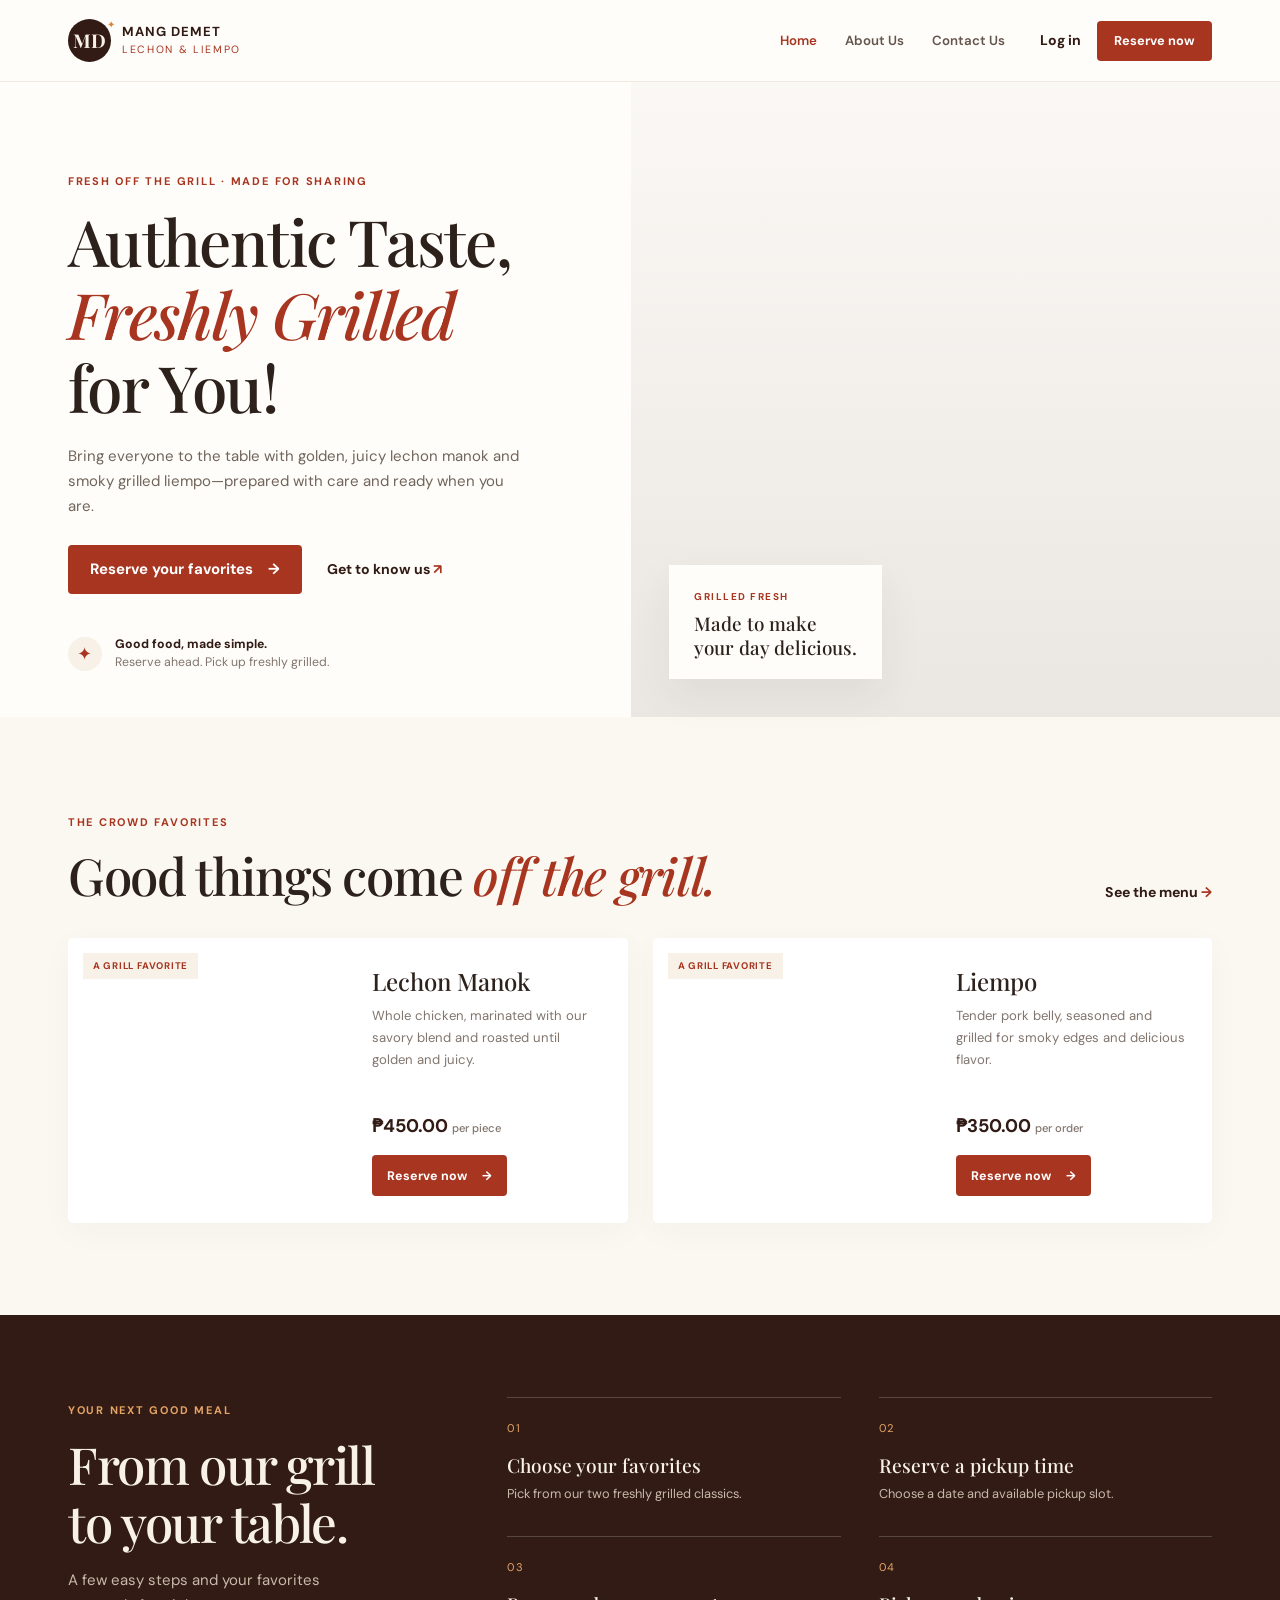
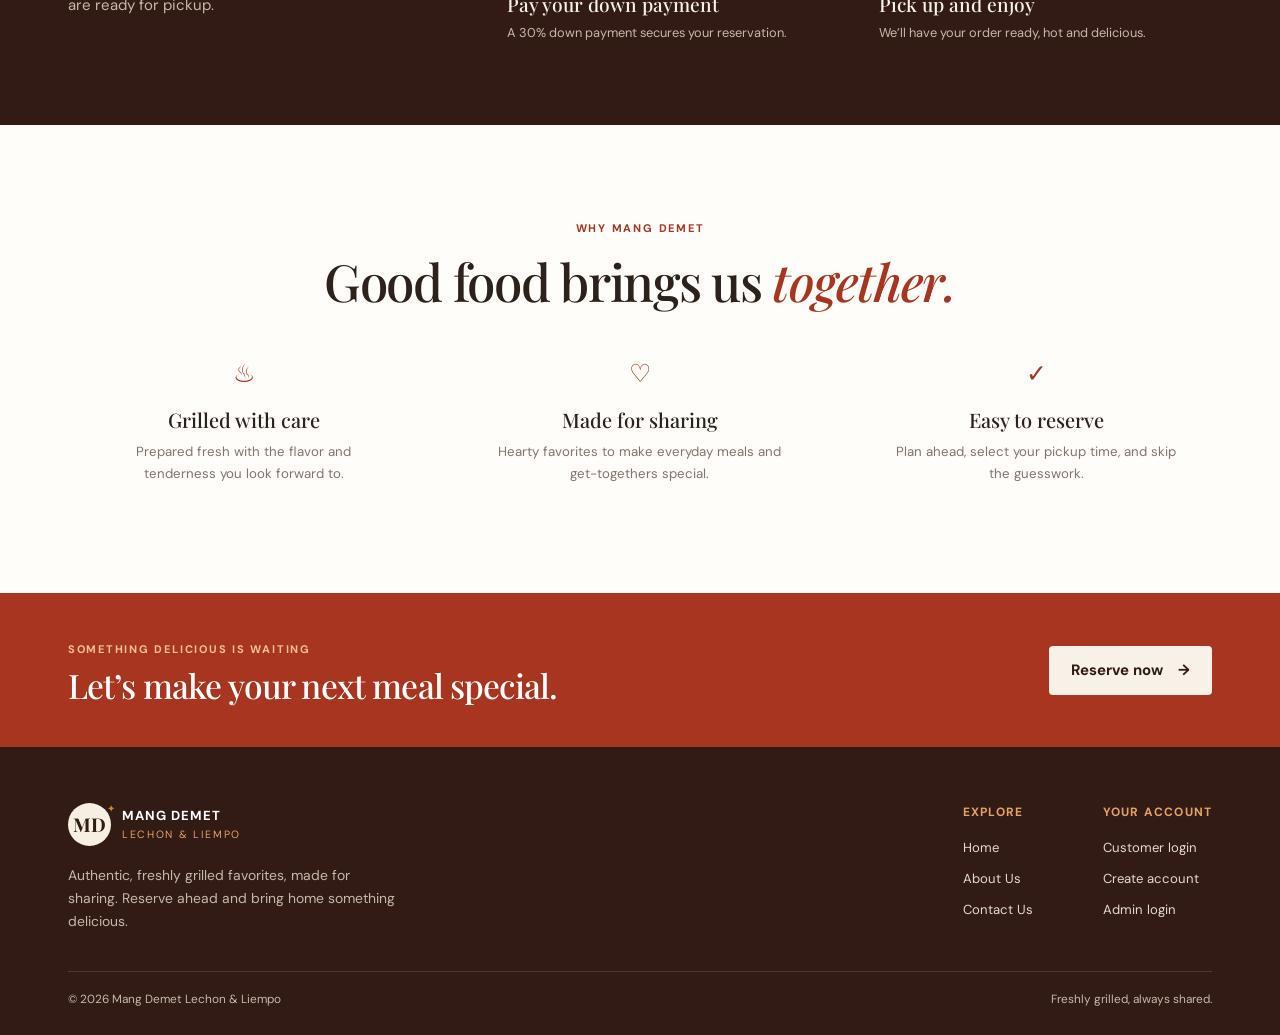
<file: index.html>
<!doctype html>
<html lang="en">
<head>
  <meta charset="utf-8">
  <meta name="viewport" content="width=device-width, initial-scale=1">
  <meta name="theme-color" content="#311b14">
  <meta name="description" content="Freshly grilled Mang Demet Lechon Manok and Liempo. Reserve ahead and pick up hot.">
  <title>Mang Demet Lechon &amp; Liempo | Freshly Grilled Favorites</title>
  <link rel="stylesheet" href="assets/style.css">
</head>
<body data-page="home">
  <div id="site-header"></div>
  <main>
    <section class="hero">
      <div class="hero-copy">
        <span class="eyebrow">FRESH OFF THE GRILL · MADE FOR SHARING</span>
        <h1>Authentic Taste,<br><em>Freshly Grilled</em><br>for You!</h1>
        <p>Bring everyone to the table with golden, juicy lechon manok and smoky grilled liempo—prepared with care and ready when you are.</p>
        <div class="hero-actions"><a class="button button-primary" href="customer/dashboard.html#shop" data-reserve-link>Reserve your favorites <span aria-hidden="true">→</span></a><a class="text-link" href="about.html">Get to know us <span aria-hidden="true">↗</span></a></div>
        <div class="hero-note"><span class="note-icon">✦</span><span><strong>Good food, made simple.</strong><br>Reserve ahead. Pick up freshly grilled.</span></div>
      </div>
      <div class="hero-photo" role="img" aria-label="Golden roasted chicken fresh from the grill"><div class="photo-tag"><span>GRILLED FRESH</span><strong>Made to make<br>your day delicious.</strong></div></div>
    </section>
    <section class="section products-section" id="favorites">
      <div class="section-heading"><div><span class="eyebrow">THE CROWD FAVORITES</span><h2>Good things come <em>off the grill.</em></h2></div><a class="text-link" href="customer/dashboard.html#shop" data-reserve-link>See the menu <span aria-hidden="true">→</span></a></div>
      <div class="product-grid" id="featured-products"></div>
    </section>
    <section class="how-section">
      <div class="how-intro"><span class="eyebrow">YOUR NEXT GOOD MEAL</span><h2>From our grill<br>to your table.</h2><p>A few easy steps and your favorites are ready for pickup.</p></div>
      <ol class="steps"><li><span>01</span><h3>Choose your favorites</h3><p>Pick from our two freshly grilled classics.</p></li><li><span>02</span><h3>Reserve a pickup time</h3><p>Choose a date and available pickup slot.</p></li><li><span>03</span><h3>Pay your down payment</h3><p>A 30% down payment secures your reservation.</p></li><li><span>04</span><h3>Pick up and enjoy</h3><p>We’ll have your order ready, hot and delicious.</p></li></ol>
    </section>
    <section class="promise section"><span class="eyebrow">WHY MANG DEMET</span><h2>Good food brings us <em>together.</em></h2><div class="promise-grid"><article><span class="promise-icon">♨</span><h3>Grilled with care</h3><p>Prepared fresh with the flavor and tenderness you look forward to.</p></article><article><span class="promise-icon">♡</span><h3>Made for sharing</h3><p>Hearty favorites to make everyday meals and get-togethers special.</p></article><article><span class="promise-icon">✓</span><h3>Easy to reserve</h3><p>Plan ahead, select your pickup time, and skip the guesswork.</p></article></div></section>
    <section class="cta-band"><div><span class="eyebrow">SOMETHING DELICIOUS IS WAITING</span><h2>Let’s make your next meal special.</h2></div><a class="button button-light" href="customer/dashboard.html#shop" data-reserve-link>Reserve now <span aria-hidden="true">→</span></a></section>
  </main>
  <div id="site-footer"></div>
  <script src="assets/app.js" defer></script>
</body>
</html>
</file>
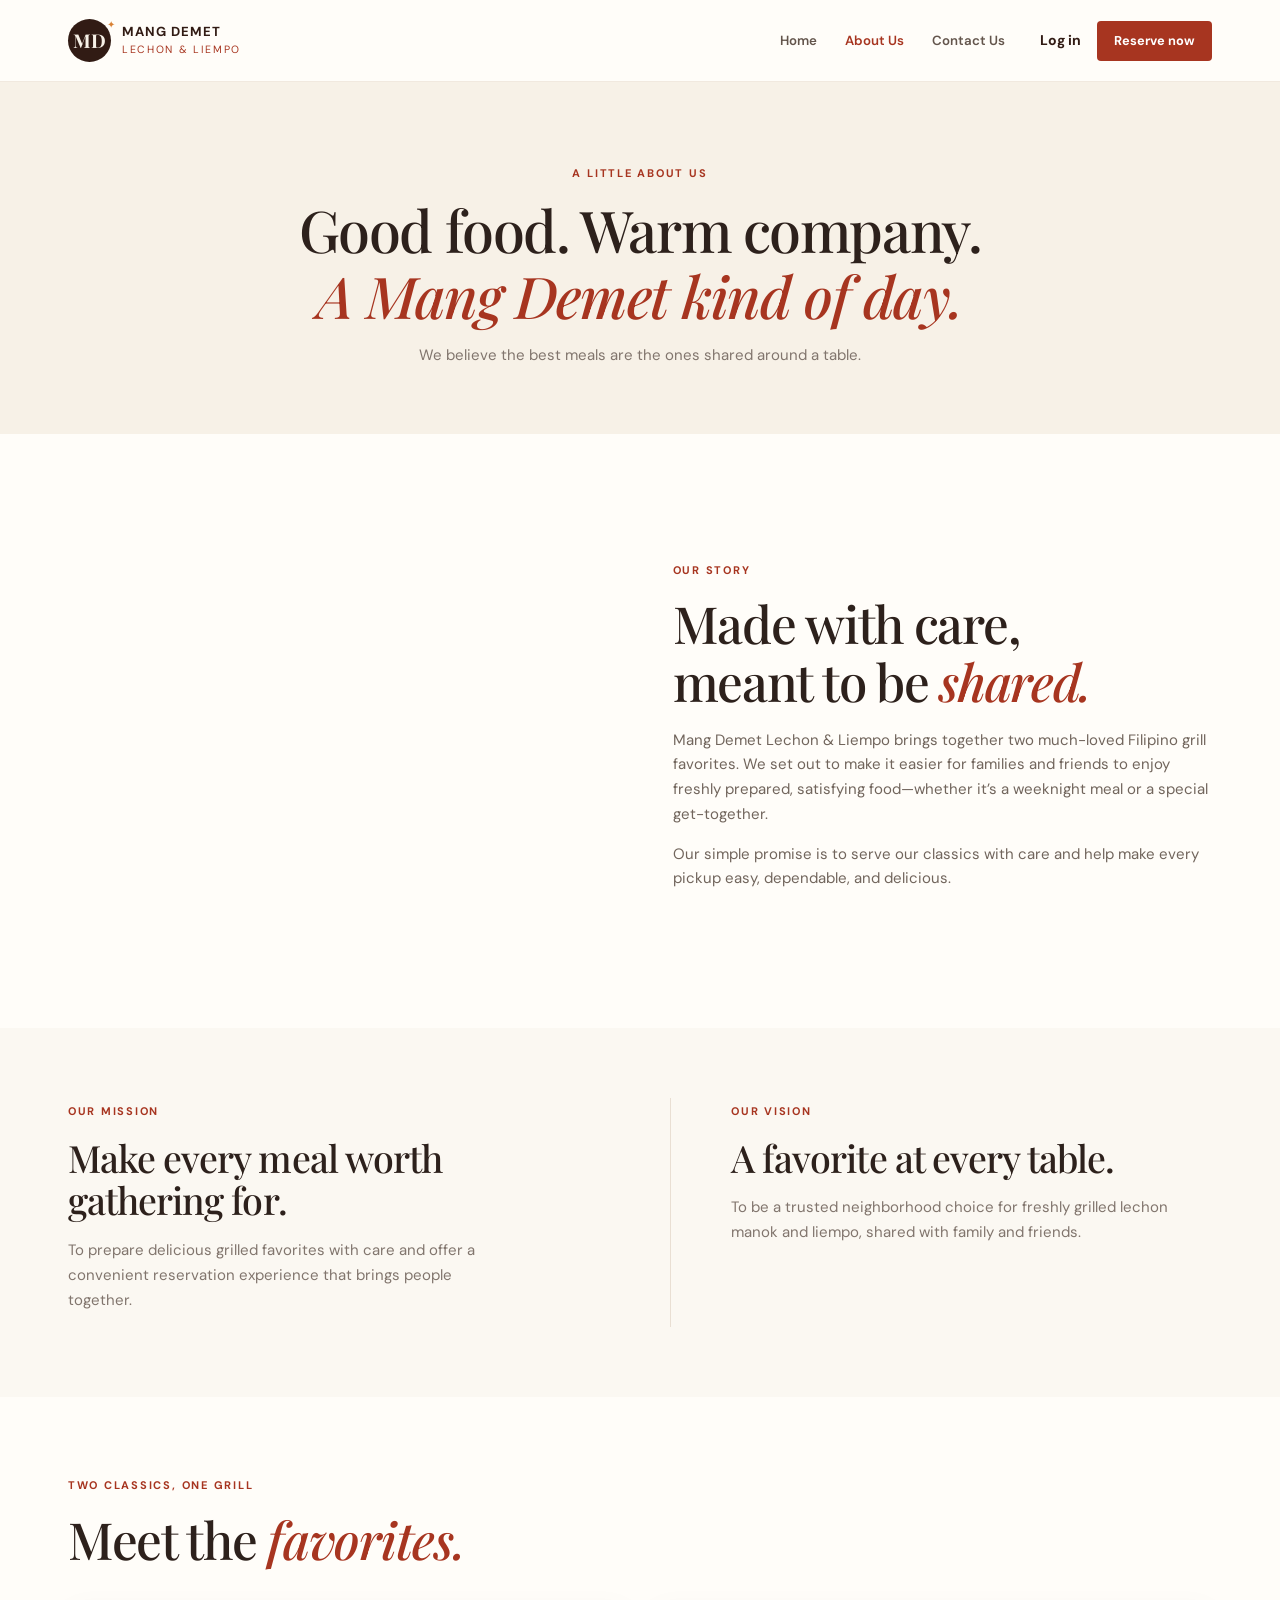
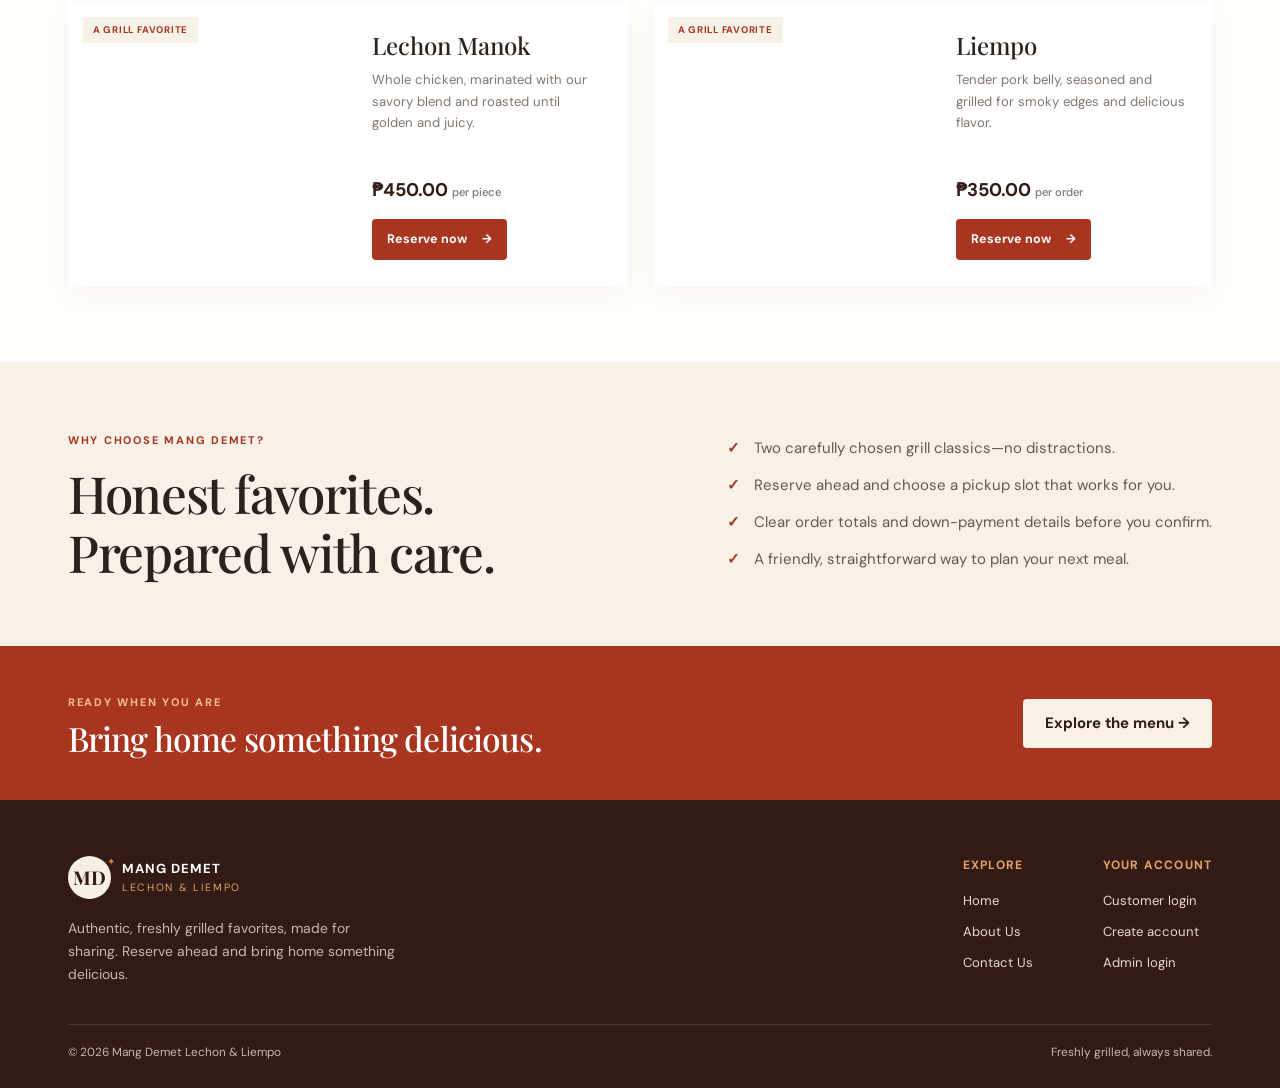
<file: about.html>
<!doctype html>
<html lang="en"><head><meta charset="utf-8"><meta name="viewport" content="width=device-width, initial-scale=1"><meta name="description" content="Learn the story, mission, and grilled favorites of Mang Demet Lechon & Liempo."><title>About Us | Mang Demet Lechon &amp; Liempo</title><link rel="stylesheet" href="assets/style.css"></head>
<body data-page="about"><div id="site-header"></div><main>
  <section class="page-hero"><span class="eyebrow">A LITTLE ABOUT US</span><h1>Good food. Warm company.<br><em>A Mang Demet kind of day.</em></h1><p>We believe the best meals are the ones shared around a table.</p></section>
  <section class="story section"><div class="story-photo" role="img" aria-label="Freshly grilled lechon manok and liempo"></div><div class="story-copy"><span class="eyebrow">OUR STORY</span><h2>Made with care,<br>meant to be <em>shared.</em></h2><p>Mang Demet Lechon &amp; Liempo brings together two much-loved Filipino grill favorites. We set out to make it easier for families and friends to enjoy freshly prepared, satisfying food—whether it’s a weeknight meal or a special get-together.</p><p>Our simple promise is to serve our classics with care and help make every pickup easy, dependable, and delicious.</p></div></section>
  <section class="mission-section"><article><span class="eyebrow">OUR MISSION</span><h2>Make every meal worth gathering for.</h2><p>To prepare delicious grilled favorites with care and offer a convenient reservation experience that brings people together.</p></article><article><span class="eyebrow">OUR VISION</span><h2>A favorite at every table.</h2><p>To be a trusted neighborhood choice for freshly grilled lechon manok and liempo, shared with family and friends.</p></article></section>
  <section class="section about-menu"><div class="section-heading"><div><span class="eyebrow">TWO CLASSICS, ONE GRILL</span><h2>Meet the <em>favorites.</em></h2></div></div><div class="product-grid" id="featured-products"></div></section>
  <section class="about-why"><div><span class="eyebrow">WHY CHOOSE MANG DEMET?</span><h2>Honest favorites.<br>Prepared with care.</h2></div><ul><li>Two carefully chosen grill classics—no distractions.</li><li>Reserve ahead and choose a pickup slot that works for you.</li><li>Clear order totals and down-payment details before you confirm.</li><li>A friendly, straightforward way to plan your next meal.</li></ul></section>
  <section class="cta-band"><div><span class="eyebrow">READY WHEN YOU ARE</span><h2>Bring home something delicious.</h2></div><a class="button button-light" href="customer/dashboard.html#shop" data-reserve-link>Explore the menu →</a></section>
</main><div id="site-footer"></div><script src="assets/app.js" defer></script></body></html>
</file>
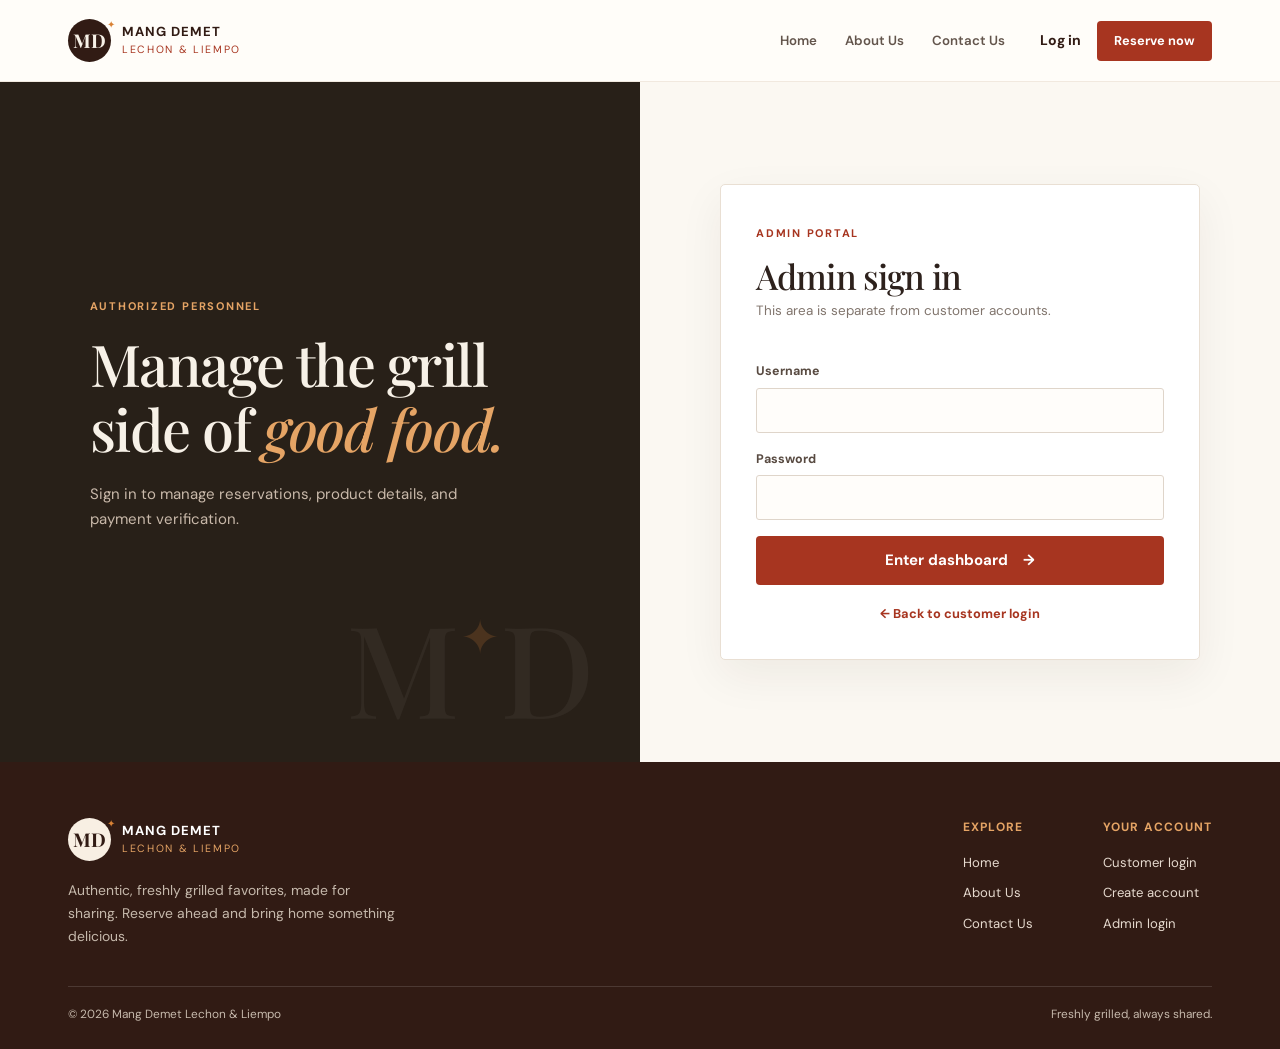
<file: admin-login.html>
<!doctype html>
<html lang="en"><head><meta charset="utf-8"><meta name="viewport" content="width=device-width, initial-scale=1"><title>Admin Login | Mang Demet Lechon &amp; Liempo</title><link rel="stylesheet" href="assets/style.css"></head>
<body data-page="admin-login"><div id="site-header"></div><main class="auth-main"><section class="auth-aside admin-aside"><span class="eyebrow">AUTHORIZED PERSONNEL</span><h1>Manage the grill side of <em>good food.</em></h1><p>Sign in to manage reservations, product details, and payment verification.</p><div class="auth-aside-mark">M<span>✦</span>D</div></section><section class="auth-content"><form class="form-card auth-card" id="admin-login-form" novalidate><span class="eyebrow">ADMIN PORTAL</span><h2>Admin sign in</h2><p class="muted">This area is separate from customer accounts.</p><div class="form-errors" id="admin-login-errors" aria-live="polite"></div><label>Username<input name="username" autocomplete="username" required></label><label>Password<input name="password" type="password" autocomplete="current-password" required></label><button class="button button-primary button-wide" type="submit">Enter dashboard <span aria-hidden="true">→</span></button><p class="auth-switch"><a href="login.html">← Back to customer login</a></p></form></section></main><div id="site-footer"></div><script src="assets/app.js" defer></script></body></html>
</file>
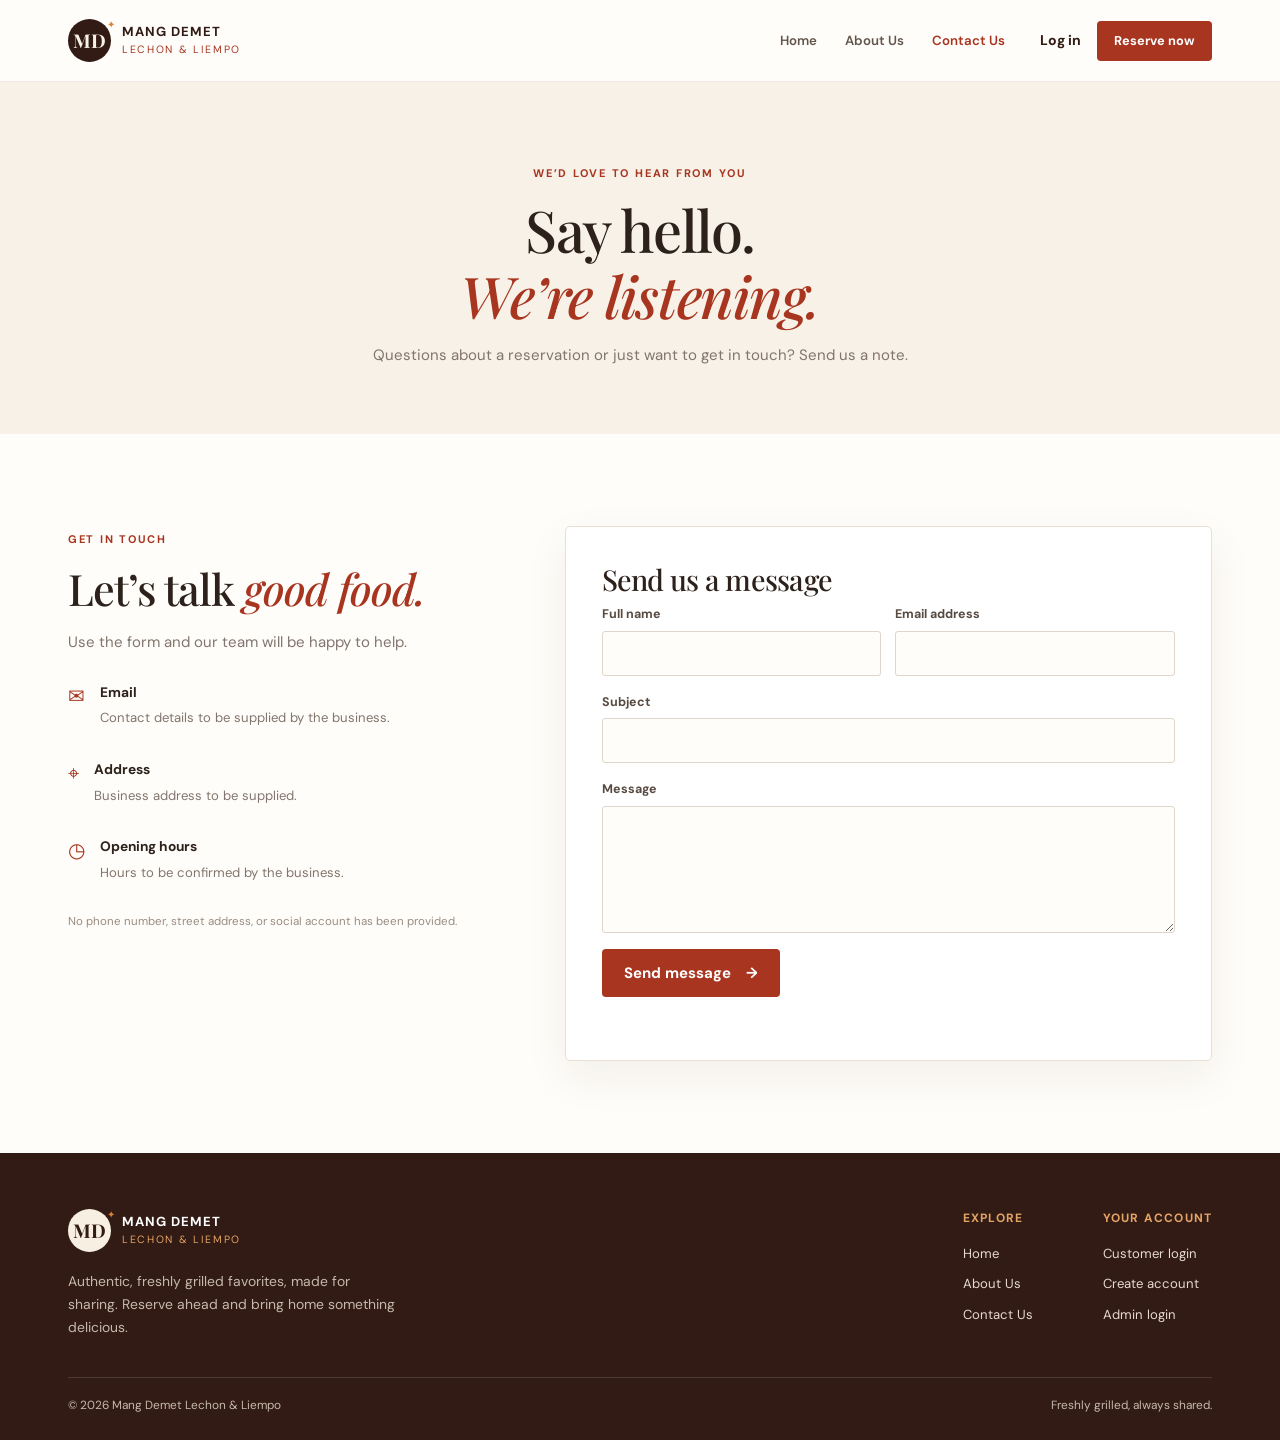
<file: contact.html>
<!doctype html>
<html lang="en"><head><meta charset="utf-8"><meta name="viewport" content="width=device-width, initial-scale=1"><meta name="description" content="Contact Mang Demet Lechon & Liempo."><title>Contact Us | Mang Demet Lechon &amp; Liempo</title><link rel="stylesheet" href="assets/style.css"></head>
<body data-page="contact"><div id="site-header"></div><main>
  <section class="page-hero"><span class="eyebrow">WE’D LOVE TO HEAR FROM YOU</span><h1>Say hello.<br><em>We’re listening.</em></h1><p>Questions about a reservation or just want to get in touch? Send us a note.</p></section>
  <section class="contact-layout section"><div class="contact-details"><span class="eyebrow">GET IN TOUCH</span><h2>Let’s talk <em>good food.</em></h2><p>Use the form and our team will be happy to help.</p><div class="detail-row"><span>✉</span><div><strong>Email</strong><p>Contact details to be supplied by the business.</p></div></div><div class="detail-row"><span>⌖</span><div><strong>Address</strong><p>Business address to be supplied.</p></div></div><div class="detail-row"><span>◷</span><div><strong>Opening hours</strong><p>Hours to be confirmed by the business.</p></div></div><p class="placeholder-note">No phone number, street address, or social account has been provided.</p></div>
  <form class="form-card" id="contact-form" novalidate><h2>Send us a message</h2><div class="form-row"><label>Full name<input name="name" autocomplete="name" required></label><label>Email address<input name="email" type="email" autocomplete="email" required></label></div><label>Subject<input name="subject" required></label><label>Message<textarea name="message" rows="5" required></textarea></label><button class="button button-primary" type="submit">Send message <span aria-hidden="true">→</span></button><p class="form-feedback" id="contact-feedback" aria-live="polite"></p></form></section>
</main><div id="site-footer"></div><script src="assets/app.js" defer></script></body></html>
</file>
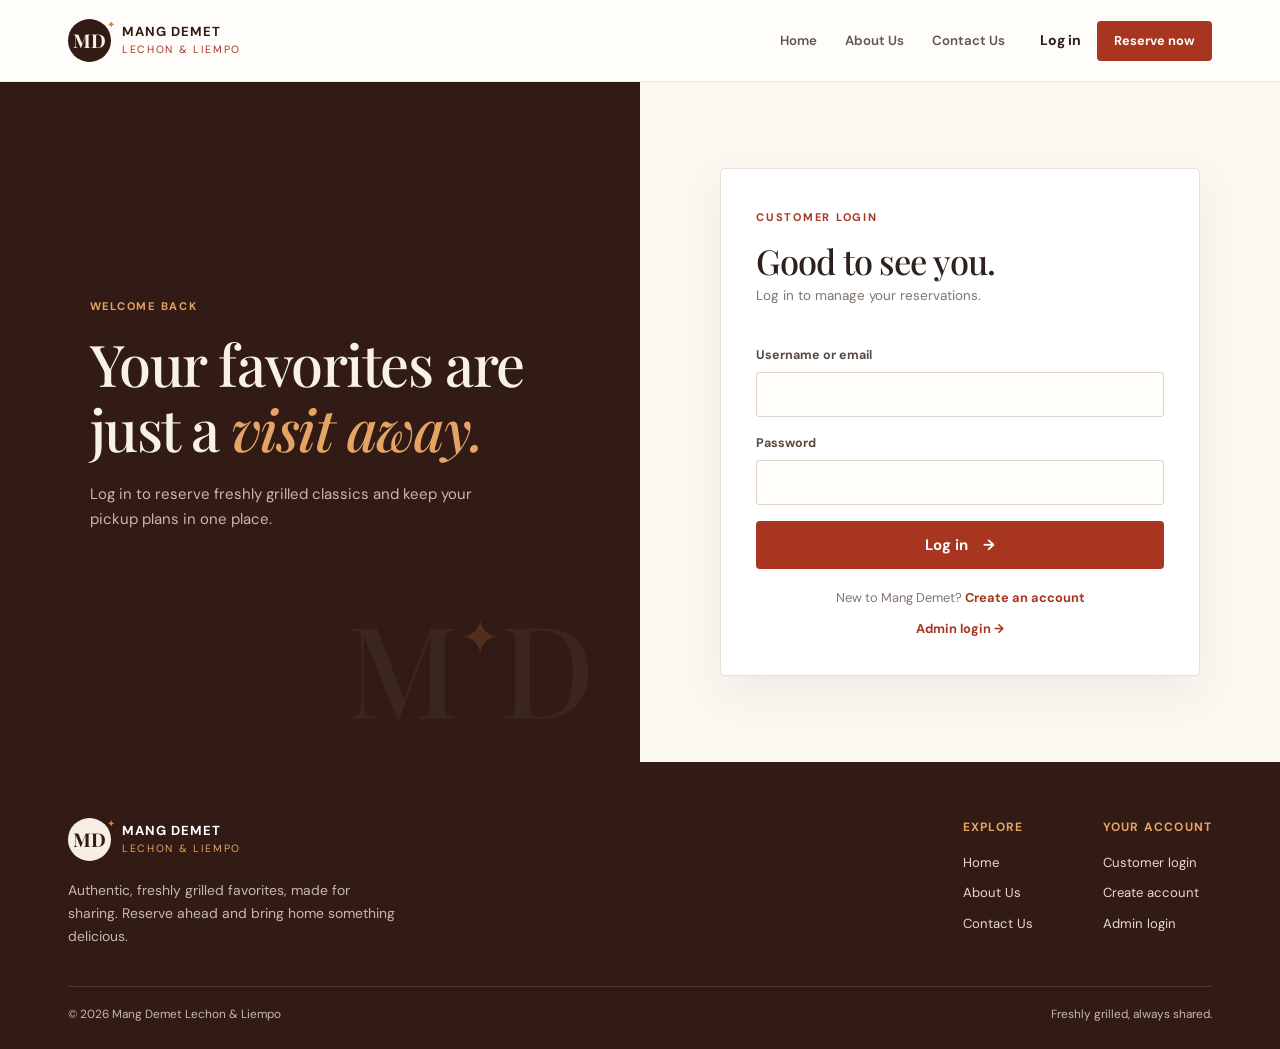
<file: login.html>
<!doctype html>
<html lang="en"><head><meta charset="utf-8"><meta name="viewport" content="width=device-width, initial-scale=1"><title>Customer Login | Mang Demet Lechon &amp; Liempo</title><link rel="stylesheet" href="assets/style.css"></head>
<body data-page="login"><div id="site-header"></div><main class="auth-main"><section class="auth-aside"><span class="eyebrow">WELCOME BACK</span><h1>Your favorites are just a <em>visit away.</em></h1><p>Log in to reserve freshly grilled classics and keep your pickup plans in one place.</p><div class="auth-aside-mark">M<span>✦</span>D</div></section><section class="auth-content"><form class="form-card auth-card" id="login-form" novalidate><span class="eyebrow">CUSTOMER LOGIN</span><h2>Good to see you.</h2><p class="muted">Log in to manage your reservations.</p><div class="form-errors" id="login-errors" aria-live="polite"></div><label>Username or email<input name="identity" autocomplete="username" required></label><label>Password<input name="password" type="password" autocomplete="current-password" required></label><button class="button button-primary button-wide" type="submit">Log in <span aria-hidden="true">→</span></button><p class="auth-switch">New to Mang Demet? <a href="signup.html">Create an account</a></p><p class="auth-switch admin-link"><a href="admin-login.html">Admin login →</a></p></form></section></main><div id="site-footer"></div><script src="assets/app.js" defer></script></body></html>
</file>
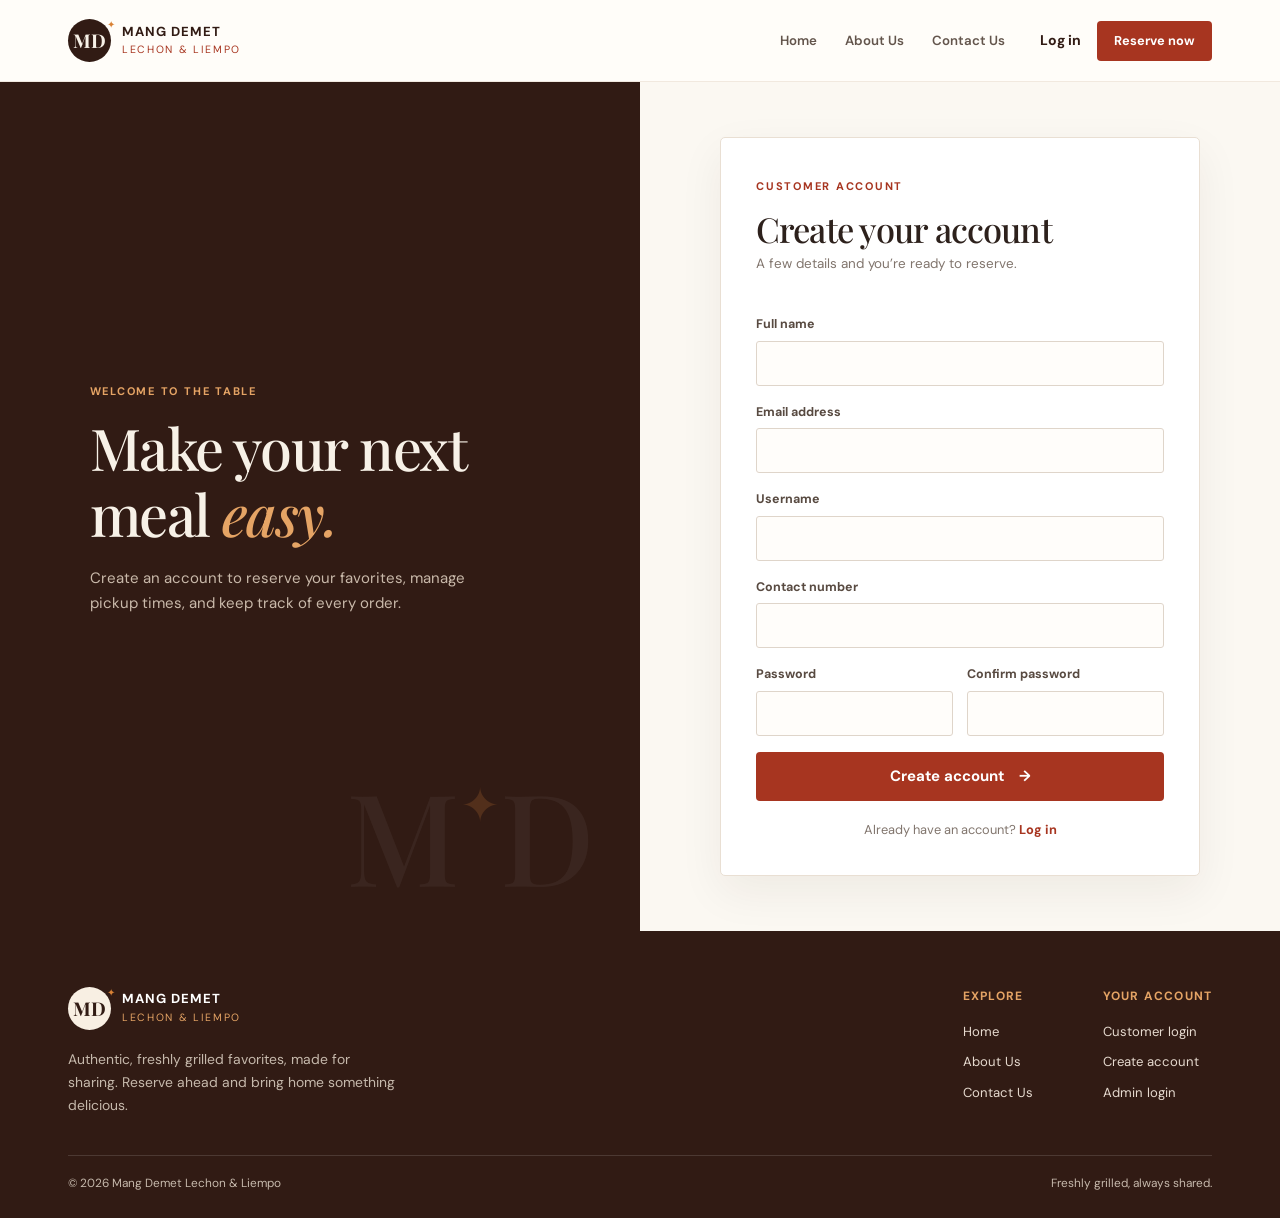
<file: signup.html>
<!doctype html>
<html lang="en"><head><meta charset="utf-8"><meta name="viewport" content="width=device-width, initial-scale=1"><title>Create an Account | Mang Demet Lechon &amp; Liempo</title><link rel="stylesheet" href="assets/style.css"></head>
<body data-page="signup"><div id="site-header"></div><main class="auth-main"><section class="auth-aside"><span class="eyebrow">WELCOME TO THE TABLE</span><h1>Make your next meal <em>easy.</em></h1><p>Create an account to reserve your favorites, manage pickup times, and keep track of every order.</p><div class="auth-aside-mark">M<span>✦</span>D</div></section><section class="auth-content"><form class="form-card auth-card" id="signup-form" novalidate><span class="eyebrow">CUSTOMER ACCOUNT</span><h2>Create your account</h2><p class="muted">A few details and you’re ready to reserve.</p><div class="form-errors" id="signup-errors" aria-live="polite"></div><label>Full name<input name="name" autocomplete="name" required></label><label>Email address<input name="email" type="email" autocomplete="email" required></label><label>Username<input name="username" autocomplete="username" required minlength="3"></label><label>Contact number<input name="phone" type="tel" autocomplete="tel" required></label><div class="form-row"><label>Password<input name="password" type="password" autocomplete="new-password" required minlength="8"></label><label>Confirm password<input name="confirm" type="password" autocomplete="new-password" required></label></div><button class="button button-primary button-wide" type="submit">Create account <span aria-hidden="true">→</span></button><p class="auth-switch">Already have an account? <a href="login.html">Log in</a></p></form></section></main><div id="site-footer"></div><script src="assets/app.js" defer></script></body></html>
</file>
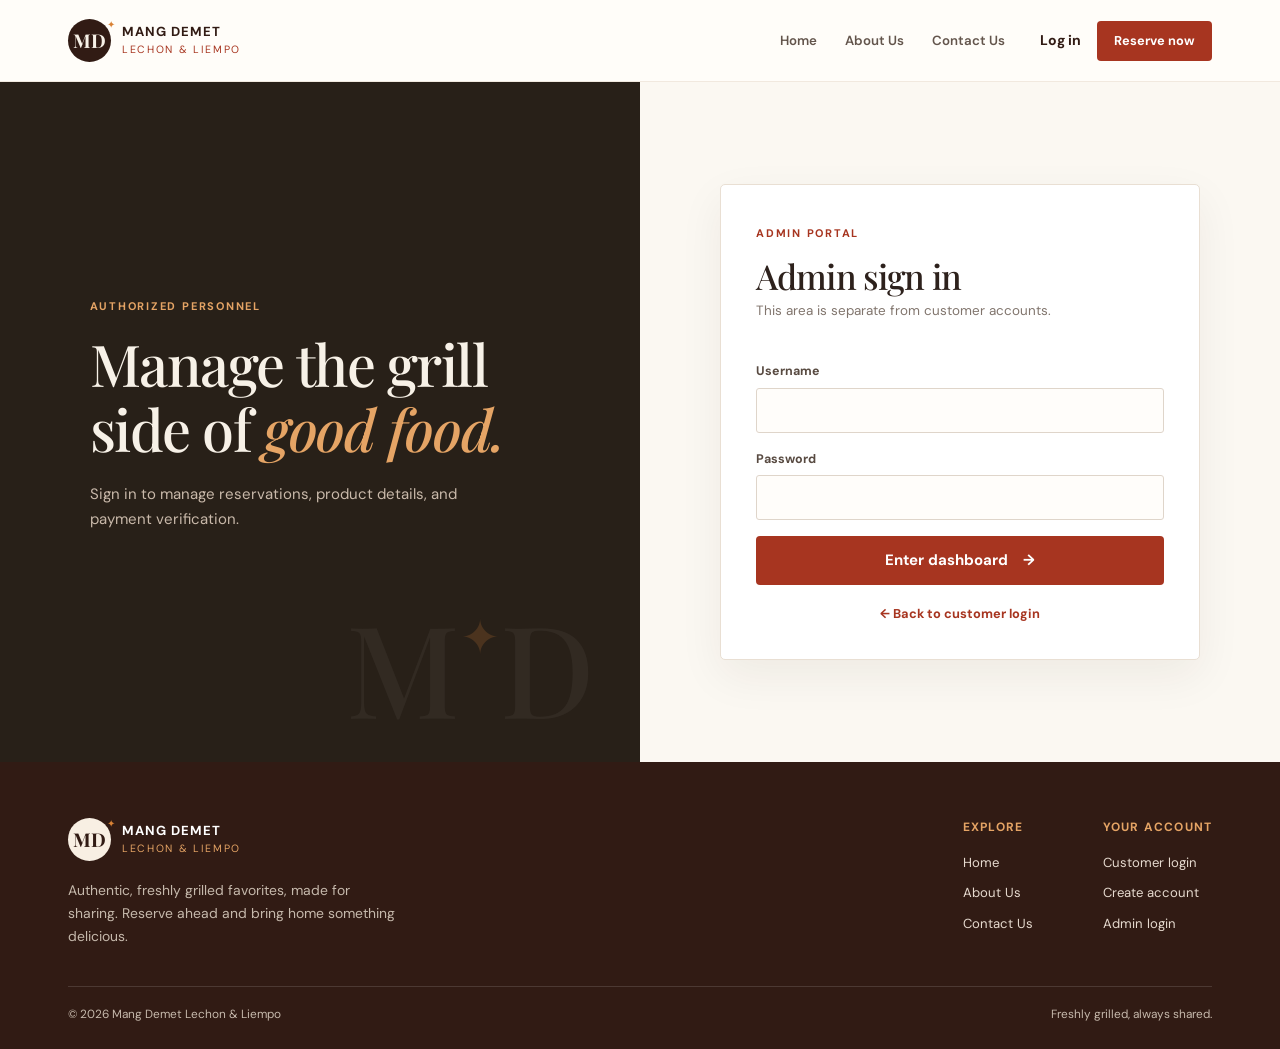
<file: admin/dashboard.html>
<!doctype html>
<html lang="en"><head><meta charset="utf-8"><meta name="viewport" content="width=device-width, initial-scale=1"><meta name="theme-color" content="#311b14"><title>Admin Dashboard | Mang Demet Lechon &amp; Liempo</title><link rel="stylesheet" href="../assets/style.css"></head>
<body data-page="admin-dashboard"><div id="admin-app"></div><script src="../assets/app.js" defer></script></body></html>
</file>
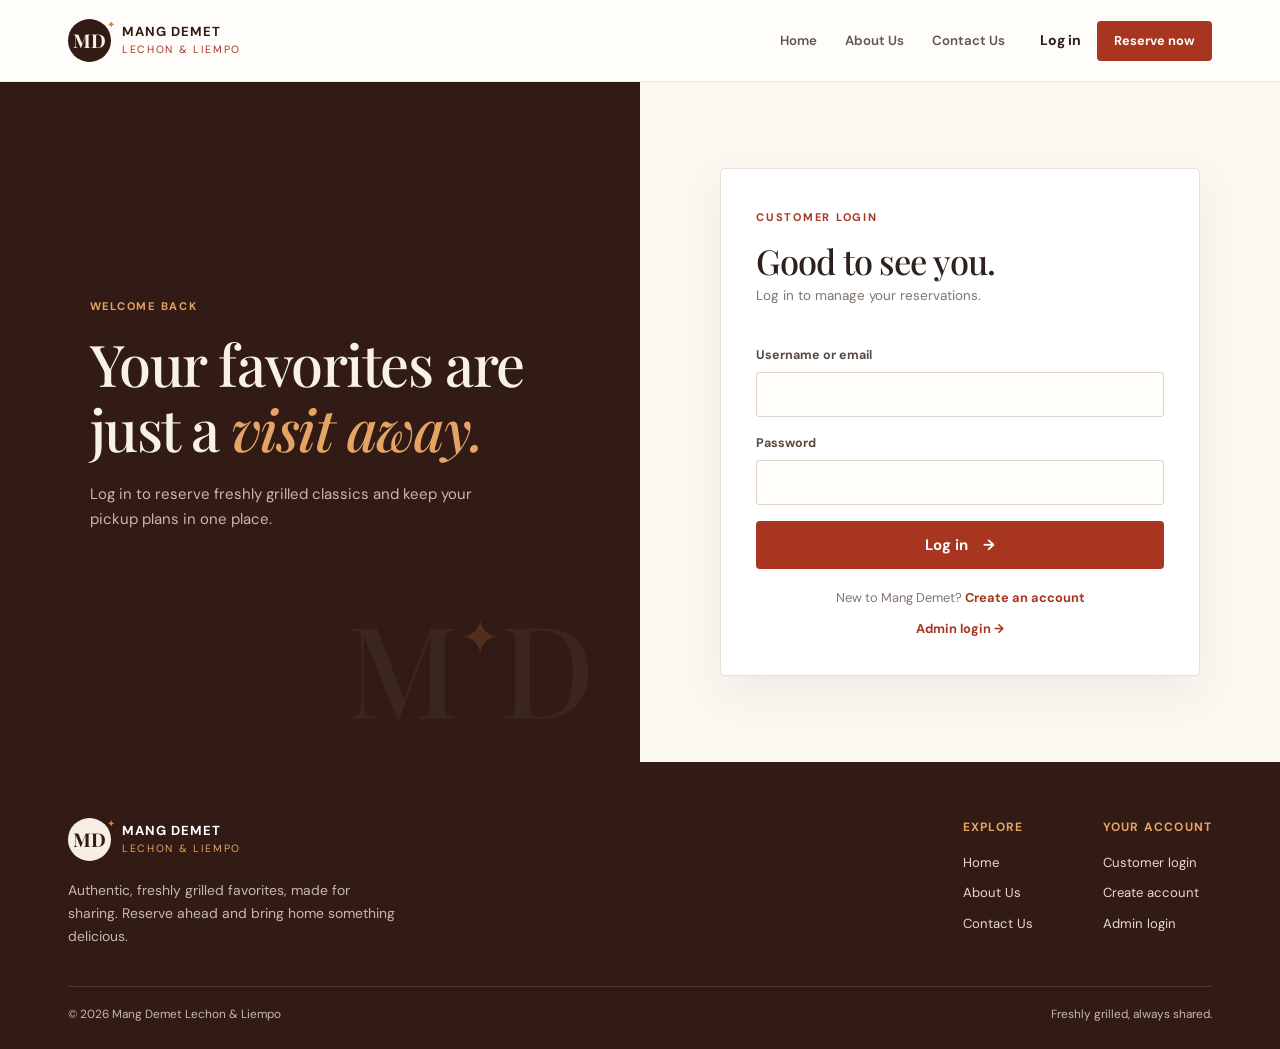
<file: customer/dashboard.html>
<!doctype html>
<html lang="en"><head><meta charset="utf-8"><meta name="viewport" content="width=device-width, initial-scale=1"><meta name="theme-color" content="#311b14"><title>My Dashboard | Mang Demet Lechon &amp; Liempo</title><link rel="stylesheet" href="../assets/style.css"></head>
<body data-page="customer-dashboard"><div id="customer-app"></div><script src="../assets/app.js" defer></script></body></html>
</file>
<file: assets/style.css>
@import url('https://fonts.googleapis.com/css2?family=DM+Sans:wght@400;500;600;700&family=Playfair+Display:ital,wght@0,500;0,600;0,700;1,500;1,600&display=swap');

:root{--brown:#311b14;--brown-2:#512c20;--red:#a73520;--orange:#d98235;--cream:#f7f1e7;--cream-2:#eee4d5;--white:#fffdf9;--ink:#2d211c;--muted:#81756d;--green:#367251;--line:#e9dfd3;--shadow:0 16px 45px #311b1410;--serif:"Playfair Display",Georgia,serif;--sans:"DM Sans",Arial,sans-serif}
*{box-sizing:border-box}html{scroll-behavior:smooth}body{margin:0;background:var(--white);color:var(--ink);font-family:var(--sans);font-size:15px;line-height:1.65}img{max-width:100%;display:block}a{color:inherit;text-decoration:none}button,input,select,textarea{font:inherit}button,a{ -webkit-tap-highlight-color:transparent}button{cursor:pointer}h1,h2,h3,p{margin-top:0}h1,h2,.serif{font-family:var(--serif);font-weight:500;line-height:1.14;letter-spacing:-.025em}h1 em,h2 em{color:var(--red);font-weight:500}h1{font-size:clamp(3rem,5.3vw,5.4rem);margin-bottom:20px}h2{font-size:clamp(2.2rem,4vw,3.45rem);margin-bottom:17px}h3{font-size:1.1rem;line-height:1.3}.eyebrow{font-size:.69rem;font-weight:700;letter-spacing:.16em;color:var(--red);display:inline-block;margin-bottom:15px}.muted{color:var(--muted)}.button{min-height:48px;padding:12px 22px;border:0;border-radius:4px;display:inline-flex;align-items:center;justify-content:center;gap:15px;font-weight:700;transition:transform .18s,background .18s;cursor:pointer}.button:hover{transform:translateY(-2px)}.button-primary{background:var(--red);color:white}.button-primary:hover{background:#842b1b}.button-light{background:var(--cream);color:var(--brown)}.button-wide{width:100%}.text-link{font-size:.88rem;font-weight:700;color:var(--brown);white-space:nowrap}.text-link span{color:var(--red)}

.site-header{height:82px;background:var(--white);display:flex;align-items:center;position:relative;z-index:5;border-bottom:1px solid #f1e9df;padding:0 max(calc((100vw - 1200px)/2),5.3vw);gap:35px}.brand{display:flex;align-items:center;gap:11px;min-width:max-content}.brand-mark{width:43px;height:43px;background:var(--brown);color:var(--cream);border-radius:50%;display:grid;place-items:center;font-family:var(--serif);font-weight:700;font-size:19px;position:relative}.brand-mark:after{content:"✦";color:var(--orange);font:10px var(--sans);position:absolute;right:-4px;top:-1px}.brand-copy{line-height:1.2}.brand-copy strong{display:block;font-size:.82rem;letter-spacing:.08em;color:var(--brown)}.brand-copy small{font-size:.66rem;letter-spacing:.16em;color:var(--red)}.main-nav{display:flex;align-items:center;gap:28px;margin-left:auto}.main-nav a{font-size:.83rem;font-weight:600;color:#63554c;transition:color .2s}.main-nav a:hover,.main-nav a.active{color:var(--red)}.nav-actions{display:flex;align-items:center;gap:16px}.nav-actions .button{min-height:40px;padding:9px 17px;font-size:.8rem}.mobile-menu{display:none;border:0;background:transparent;font-size:24px;color:var(--brown)}
.site-footer{background:var(--brown);color:#f8efe3;padding:56px max(calc((100vw - 1200px)/2),5.3vw) 25px}.footer-main{display:flex;justify-content:space-between;gap:40px;padding-bottom:38px}.footer-brand .brand-mark{background:#f8efe3;color:var(--brown)}.footer-brand .brand-copy strong{color:#fff}.footer-brand .brand-copy small{color:#e5a465}.footer-brand p{color:#c6b9ac;max-width:330px;font-size:.87rem;margin:18px 0 0}.footer-links{display:flex;gap:70px}.footer-links div{display:grid;align-content:start;gap:9px}.footer-links strong{font-size:.75rem;letter-spacing:.1em;margin-bottom:5px;color:#e5a465}.footer-links a{font-size:.82rem;color:#e6dacf}.footer-bottom{border-top:1px solid #ffffff22;padding-top:18px;display:flex;justify-content:space-between;color:#c6b9ac;font-size:.74rem}.footer-bottom a{color:#e5a465}

.hero{max-width:1440px;margin:auto;min-height:602px;display:grid;grid-template-columns: .93fr 1.07fr;padding-left:max(calc((100vw - 1200px)/2),5.3vw)}.hero-copy{padding:86px 8% 45px 0;align-self:center}.hero-copy h1{font-size:clamp(3.25rem,5vw,5rem)}.hero-copy>p{color:#70645b;max-width:460px;margin-bottom:27px}.hero-actions{display:flex;gap:25px;align-items:center;flex-wrap:wrap}.hero-note{display:flex;align-items:center;gap:13px;margin-top:42px;font-size:.77rem;color:var(--muted);line-height:1.45}.hero-note strong{color:var(--brown)}.note-icon{width:34px;height:34px;border-radius:50%;display:grid;place-items:center;background:var(--cream);color:var(--red);font-size:18px}.hero-photo{min-height:560px;background:linear-gradient(0deg,#21120c18,#21120c05),url("https://images.unsplash.com/photo-1598103442097-8b74394b95c6?auto=format&fit=crop&w=1300&q=88") center 46%/cover;position:relative}.photo-tag{position:absolute;bottom:38px;left:38px;background:var(--white);padding:18px 25px;box-shadow:var(--shadow)}.photo-tag span{font-size:.62rem;font-weight:700;letter-spacing:.15em;color:var(--red)}.photo-tag strong{font:500 1.18rem/1.3 var(--serif);display:block;margin-top:4px}
.section{padding:92px max(calc((100vw - 1200px)/2),5.3vw)}.products-section{background:#fbf8f2}.section-heading{display:flex;justify-content:space-between;align-items:end;margin-bottom:34px;gap:25px}.section-heading h2{margin:0}.product-grid{display:grid;grid-template-columns:repeat(2,minmax(0,1fr));gap:25px}.product-card{display:grid;grid-template-columns:1fr 1fr;background:white;box-shadow:0 8px 32px #311b1409;min-height:285px;border-radius:5px;overflow:hidden}.product-image{min-height:260px;background-position:center;background-size:cover;position:relative}.product-image.chicken{background-image:url("https://images.unsplash.com/photo-1598103442097-8b74394b95c6?auto=format&fit=crop&w=900&q=85")}.product-image.liempo{background-image:url("https://images.unsplash.com/photo-1544025162-d76694265947?auto=format&fit=crop&w=900&q=85")}.product-badge{position:absolute;top:15px;left:15px;background:var(--cream);padding:5px 10px;font-size:.6rem;letter-spacing:.08em;font-weight:700;color:var(--red)}.product-info{padding:27px 24px;display:flex;flex-direction:column;align-items:flex-start}.product-info h3{font:500 1.5rem var(--serif);margin:0 0 8px}.product-info p{font-size:.82rem;color:var(--muted);margin-bottom:14px}.price{font-size:1.15rem;font-weight:700;color:var(--brown);margin-top:auto;margin-bottom:14px}.price small{font-size:.7rem;font-weight:500;color:var(--muted)}.product-info .button{min-height:41px;padding:9px 15px;font-size:.78rem}
.how-section{background:var(--brown);color:var(--cream);padding:82px max(calc((100vw - 1200px)/2),5.3vw);display:grid;grid-template-columns:.7fr 1.3fr;gap:60px}.how-intro .eyebrow{color:#e5a465}.how-intro h2{font-size:3.2rem}.how-intro p{color:#c9b9aa;max-width:260px}.steps{padding:0;margin:0;list-style:none;display:grid;grid-template-columns:1fr 1fr;gap:32px 38px;counter-reset:steps}.steps li{border-top:1px solid #ffffff30;padding-top:17px}.steps li>span{color:#e5a465;font-size:.7rem;letter-spacing:.12em}.steps h3{font:500 1.2rem var(--serif);margin:12px 0 5px}.steps p{color:#c9b9aa;font-size:.8rem;margin:0}.promise{text-align:center;padding-top:90px;padding-bottom:95px}.promise>h2{margin-bottom:42px}.promise-grid{display:grid;grid-template-columns:repeat(3,1fr);gap:45px}.promise-grid article{max-width:285px;margin:auto}.promise-icon{font-size:25px;color:var(--red);display:inline-block;margin-bottom:12px}.promise-grid h3{font:500 1.25rem var(--serif);margin-bottom:8px}.promise-grid p{font-size:.83rem;color:var(--muted)}.cta-band{background:var(--red);padding:43px max(calc((100vw - 1200px)/2),5.3vw);color:white;display:flex;justify-content:space-between;align-items:center;gap:25px}.cta-band .eyebrow{color:#f4c18e;margin-bottom:8px}.cta-band h2{font-size:2.1rem;margin:0}

.page-hero{text-align:center;padding:78px 20px 67px;background:var(--cream)}.page-hero h1{font-size:clamp(2.8rem,4.5vw,4.2rem);margin-bottom:14px}.page-hero p{color:var(--muted);margin:0}.story{display:grid;grid-template-columns:1fr 1fr;gap:65px;align-items:center}.story-photo{min-height:410px;background:url("https://images.unsplash.com/photo-1544025162-d76694265947?auto=format&fit=crop&w=1000&q=85") center/cover}.story-copy p{color:#71655c}.mission-section{background:#fbf8f2;padding:70px max(calc((100vw - 1200px)/2),5.3vw);display:grid;grid-template-columns:1fr 1fr;gap:60px}.mission-section article+article{border-left:1px solid var(--line);padding-left:60px}.mission-section h2{font-size:2.35rem;max-width:420px}.mission-section p{color:var(--muted);max-width:450px}.about-menu{padding-top:75px;padding-bottom:75px}.about-why{padding:65px max(calc((100vw - 1200px)/2),5.3vw);display:flex;align-items:center;justify-content:space-between;gap:45px;background:var(--cream)}.about-why h2{margin:0}.about-why ul{list-style:none;padding:0;margin:0;display:grid;gap:12px;max-width:500px}.about-why li{padding-left:27px;position:relative;color:#655950}.about-why li:before{content:"✓";position:absolute;left:0;color:var(--red);font-weight:700}

.contact-layout{display:grid;grid-template-columns:.8fr 1.2fr;gap:65px;align-items:start}.contact-details h2{font-size:2.7rem}.contact-details>p{color:var(--muted)}.detail-row{display:flex;gap:15px;margin-top:25px}.detail-row>span{color:var(--red);font-size:20px}.detail-row strong{font-size:.86rem}.detail-row p{font-size:.82rem;color:var(--muted);margin:3px 0}.placeholder-note{font-size:.72rem!important;margin-top:25px;color:#9a8d82!important}.form-card{padding:36px;background:white;border:1px solid var(--line);box-shadow:var(--shadow);border-radius:5px}.form-card h2{font-size:1.8rem;margin-bottom:8px}.form-card label{display:block;font-size:.78rem;font-weight:700;color:#584a41;margin-bottom:16px}.form-card input,.form-card textarea,.form-card select,.filter-control{display:block;width:100%;margin-top:6px;padding:11px 12px;border:1px solid #dfd5ca;background:#fffdfa;border-radius:3px;color:var(--ink);outline:none;min-height:45px}.form-card textarea{resize:vertical}.form-card input:focus,.form-card textarea:focus,.form-card select:focus{border-color:var(--orange);box-shadow:0 0 0 3px #d982351c}.form-row{display:grid;grid-template-columns:1fr 1fr;gap:14px}.form-feedback,.form-errors{font-size:.82rem;color:var(--red);min-height:1.1em;margin:12px 0 0}.form-feedback.success,.form-errors.success{color:var(--green)}.form-errors:not(:empty){background:#fff4ef;padding:10px 12px;margin:0 0 13px;border-left:3px solid var(--red)}
.auth-main{min-height:680px;display:grid;grid-template-columns:1fr 1fr}.auth-aside{background:var(--brown);color:var(--cream);padding:80px max(7vw,40px);display:flex;flex-direction:column;justify-content:center;position:relative;overflow:hidden}.auth-aside .eyebrow{color:#e5a465}.auth-aside h1{font-size:clamp(2.9rem,4.5vw,4.4rem);max-width:550px}.auth-aside h1 em{color:#e5a465}.auth-aside p{color:#c9b9aa;max-width:420px}.auth-aside-mark{font:500 8rem/.8 var(--serif);color:#ffffff0c;position:absolute;bottom:45px;right:45px}.auth-aside-mark span{color:#d9823533;font-size:3rem;vertical-align:top}.admin-aside{background:#282018}.auth-content{padding:55px 8%;display:grid;place-items:center;background:#fbf8f2}.auth-card{width:min(100%,480px);padding:35px}.auth-card>h2{font-size:2.15rem;margin-bottom:4px}.auth-card>.muted{font-size:.84rem;margin-bottom:24px}.auth-switch{text-align:center;font-size:.8rem;margin:18px 0 0;color:var(--muted)}.auth-switch a{font-weight:700;color:var(--red)}.admin-link{margin-top:10px}

.dashboard-shell{min-height:100vh;display:grid;grid-template-columns:248px 1fr;background:#f7f5f1}.dash-sidebar{background:var(--brown);color:#f7eee3;display:flex;flex-direction:column;padding:25px 17px;position:sticky;top:0;height:100vh}.dash-sidebar .brand{padding:0 6px 28px;border-bottom:1px solid #ffffff20}.dash-sidebar .brand-copy strong{color:white;font-size:.74rem}.dash-sidebar .brand-copy small{color:#e5a465}.dash-label{font-size:.63rem;letter-spacing:.13em;color:#b8a99b;font-weight:700;padding:26px 12px 9px}.dash-nav{display:grid;gap:4px}.dash-nav a,.dash-nav button{border:0;background:transparent;color:#e1d5c9;text-align:left;padding:11px 12px;border-radius:4px;font-size:.82rem;display:flex;gap:11px;align-items:center;cursor:pointer}.dash-nav a:hover,.dash-nav button:hover,.dash-nav .selected{background:#ffffff15;color:white}.dash-nav .nav-icon{width:18px;color:#e5a465;text-align:center}.sidebar-bottom{margin-top:auto;border-top:1px solid #ffffff20;padding-top:12px}.sidebar-bottom a,.sidebar-bottom button{font-size:.78rem}.dash-main{min-width:0}.dash-topbar{min-height:76px;background:white;border-bottom:1px solid var(--line);padding:12px 38px;display:flex;align-items:center;justify-content:space-between;gap:20px}.dash-topbar h1{font:500 1.15rem var(--serif);margin:0}.dash-topbar p{font-size:.77rem;color:var(--muted);margin:1px 0 0}.dash-user{display:flex;align-items:center;gap:10px}.avatar{width:38px;height:38px;display:grid;place-items:center;background:var(--cream);color:var(--red);border-radius:50%;font-weight:700}.dash-user strong{font-size:.78rem;display:block}.dash-user small{font-size:.69rem;color:var(--muted)}.dash-content{padding:34px 38px 55px;max-width:1400px;margin:0 auto}.welcome-card{background:var(--brown);color:#fff7ed;padding:27px 32px;display:flex;justify-content:space-between;align-items:center;gap:20px;border-radius:5px;margin-bottom:25px}.welcome-card .eyebrow{color:#e5a465;margin-bottom:6px}.welcome-card h2{font-size:1.8rem;margin:0 0 4px}.welcome-card p{font-size:.8rem;color:#d4c5b6;margin:0}.welcome-card .button{font-size:.78rem;white-space:nowrap}.dashboard-columns{display:grid;grid-template-columns:1.4fr 1fr;gap:22px}.dash-panel{background:white;border:1px solid var(--line);border-radius:4px;padding:22px;margin-bottom:22px}.panel-heading{display:flex;align-items:center;justify-content:space-between;gap:15px;margin-bottom:16px}.panel-heading h2{font:500 1.35rem var(--serif);margin:0}.panel-heading a,.panel-heading button{font-size:.75rem;color:var(--red);font-weight:700;border:0;background:none;cursor:pointer}.dash-product-grid{display:grid;grid-template-columns:1fr 1fr;gap:15px}.dash-product{border:1px solid var(--line);border-radius:4px;overflow:hidden}.dash-product .product-image{height:145px;min-height:145px}.dash-product-body{padding:13px}.dash-product h3{font:500 1.15rem var(--serif);margin-bottom:5px}.dash-product p{font-size:.72rem;color:var(--muted);margin-bottom:9px;min-height:36px}.dash-product .price{font-size:.94rem;margin:0 0 9px}.dash-product .button{width:100%;min-height:37px;padding:8px;font-size:.73rem}.search-row{display:flex;gap:12px;margin-bottom:16px}.search-row input{flex:1;min-width:120px}.filter-control{width:auto;margin:0;min-height:42px;font-size:.8rem}.stat-grid{display:grid;grid-template-columns:repeat(3,1fr);gap:14px;margin-bottom:23px}.stat-card{background:#fff;border:1px solid var(--line);padding:17px;border-radius:4px}.stat-card span{font-size:.71rem;color:var(--muted)}.stat-card strong{display:block;font-size:1.35rem;color:var(--brown);margin-top:3px}.reservation-list{display:grid;gap:11px}.reservation-item{border:1px solid var(--line);padding:14px;border-radius:4px;display:flex;justify-content:space-between;align-items:center;gap:14px}.reservation-item h3{font-size:.87rem;margin:0 0 3px}.reservation-item p{font-size:.72rem;color:var(--muted);margin:0}.reservation-item .item-right{text-align:right;white-space:nowrap}.reservation-item .amount{font-weight:700;font-size:.82rem}.status-pill{display:inline-block;font-size:.63rem;font-weight:700;padding:3px 8px;border-radius:20px;background:#fff3db;color:#936214;margin-top:4px}.status-pill.paid,.status-pill.ready,.status-pill.completed{background:#e8f4eb;color:#34704b}.status-pill.cancelled{background:#f9e9e5;color:#9f3c29}.status-pill.submitted{background:#e8eff9;color:#365c8b}.empty-state{text-align:center;padding:26px;color:var(--muted);font-size:.84rem}.empty-state a{color:var(--red);font-weight:700}.section-view[hidden]{display:none!important}.section-view>h2{font-size:2rem;margin:0 0 8px}.section-view>.view-intro{color:var(--muted);font-size:.87rem;margin-bottom:23px}.profile-form{max-width:700px}.lookup-result{margin-top:15px}.availability-note{font-size:.72rem;color:var(--muted);margin-top:4px}.dashboard-footer{padding:15px 38px;color:var(--muted);font-size:.7rem;border-top:1px solid var(--line)}

.modal-backdrop{position:fixed;inset:0;background:#1c100dcc;z-index:20;display:grid;place-items:center;padding:20px;overflow:auto}.modal-backdrop[hidden]{display:none}.modal{width:min(100%,600px);max-height:calc(100vh - 40px);overflow:auto;background:var(--white);padding:30px;border-radius:5px;box-shadow:0 25px 90px #0004;position:relative}.modal h2{font-size:1.9rem}.modal-close{position:absolute;right:18px;top:14px;background:none;border:0;font-size:25px;color:var(--muted)}.order-summary{background:var(--cream);padding:13px;margin:15px 0;font-size:.84rem;display:flex;justify-content:space-between}.calc-row{display:flex;justify-content:space-between;font-size:.82rem;margin:5px 0}.calc-row.total{padding-top:9px;border-top:1px solid var(--line);font-weight:700}.calc-row.deposit{color:var(--red);font-weight:700}.form-hint{font-size:.72rem;color:var(--muted);margin:-8px 0 14px}.toast{position:fixed;bottom:24px;right:24px;z-index:30;background:var(--brown);color:white;padding:13px 18px;border-radius:4px;box-shadow:var(--shadow);font-size:.83rem}.toast.success{background:var(--green)}.admin-shell{grid-template-columns:248px 1fr}.admin-shell .dash-sidebar{background:#282018}.admin-shell .dash-content{padding-top:28px}.admin-tabs{display:flex;gap:8px;flex-wrap:wrap;margin-bottom:20px}.admin-tabs button{border:1px solid var(--line);background:#fff;padding:9px 14px;border-radius:3px;font-size:.78rem;color:var(--ink);font-weight:600}.admin-tabs button.active{background:var(--brown);border-color:var(--brown);color:white}.admin-table-wrap{overflow-x:auto}.admin-table{width:100%;border-collapse:collapse;font-size:.77rem;min-width:750px}.admin-table th{text-align:left;padding:10px 11px;background:#f7f3ed;color:#6c5f55;font-size:.67rem;letter-spacing:.06em}.admin-table td{padding:12px 11px;border-bottom:1px solid var(--line);vertical-align:middle}.admin-table select,.admin-table input{padding:7px;border:1px solid var(--line);border-radius:3px;background:white;max-width:160px}.admin-table button{border:0;background:var(--red);color:white;padding:7px 10px;border-radius:3px;font-size:.7rem}.admin-table .small-action{background:#eee6dc;color:var(--brown)}.report-grid{display:grid;grid-template-columns:repeat(4,1fr);gap:14px}.product-admin-card{border:1px solid var(--line);padding:19px;background:#fff;border-radius:4px}.product-admin-card h3{font-family:var(--serif);font-weight:500;font-size:1.3rem;margin:0}.product-admin-card .form-card{padding:15px;box-shadow:none;margin-top:12px}

@media(max-width:1050px){.site-header{gap:20px}.main-nav{gap:17px}.nav-actions{gap:10px}.hero{grid-template-columns:.95fr 1.05fr}.hero-copy{padding-top:65px;padding-bottom:45px}.product-card{grid-template-columns:1fr}.product-image{min-height:220px}.product-info{min-height:220px}.dashboard-shell{grid-template-columns:215px 1fr}.dash-sidebar{padding-left:12px;padding-right:12px}.dash-content{padding-left:25px;padding-right:25px}.dashboard-columns{grid-template-columns:1fr}.report-grid{grid-template-columns:repeat(2,1fr)}}
@media(max-width:760px){.site-header{height:70px;padding:0 20px;justify-content:space-between}.brand-mark{width:39px;height:39px}.brand-copy strong{font-size:.72rem}.brand-copy small{font-size:.59rem}.mobile-menu{display:block}.main-nav{display:none;position:absolute;top:69px;left:0;right:0;background:white;padding:12px 22px 19px;box-shadow:0 10px 18px #311b1410;flex-direction:column;align-items:stretch;gap:0}.main-nav.open{display:flex}.main-nav a{padding:10px 0;border-bottom:1px solid var(--line)}.nav-actions{display:none}.hero{display:flex;flex-direction:column-reverse;padding:0}.hero-photo{min-height:350px}.hero-copy{padding:48px 24px 45px}.hero-copy h1{font-size:3.45rem}.hero-note{margin-top:29px}.section{padding:65px 22px}.section-heading{align-items:start;flex-direction:column}.product-grid{grid-template-columns:1fr}.product-card{grid-template-columns:1fr 1fr;min-height:240px}.product-image{min-height:240px}.product-info{min-height:240px;padding:20px 16px}.how-section{padding:62px 24px;grid-template-columns:1fr;gap:34px}.how-intro h2{font-size:2.7rem}.steps{gap:25px 20px}.promise{padding:65px 22px}.promise-grid{grid-template-columns:1fr;gap:27px}.cta-band{padding:32px 23px;align-items:flex-start;flex-direction:column}.cta-band h2{font-size:1.8rem}.footer-main{flex-direction:column}.footer-links{gap:38px;flex-wrap:wrap}.site-footer{padding:43px 23px 22px}.footer-bottom{gap:10px;flex-direction:column}.page-hero{padding:57px 20px}.story{grid-template-columns:1fr;gap:30px}.story-photo{min-height:300px}.mission-section{padding:55px 23px;grid-template-columns:1fr;gap:30px}.mission-section article+article{border-left:0;border-top:1px solid var(--line);padding:25px 0 0}.about-why{padding:52px 23px;align-items:flex-start;flex-direction:column}.contact-layout{grid-template-columns:1fr;gap:35px}.form-card{padding:25px}.auth-main{grid-template-columns:1fr}.auth-aside{padding:50px 25px 55px;min-height:300px}.auth-aside h1{font-size:3rem}.auth-aside-mark{font-size:5rem;bottom:20px;right:20px}.auth-content{padding:34px 18px}.auth-card{padding:25px}.dashboard-shell,.admin-shell{grid-template-columns:1fr}.dash-sidebar{position:relative;height:auto;padding:12px 15px;display:block}.dash-sidebar .brand{padding:0;border:0}.dash-sidebar .brand-mark{width:36px;height:36px}.dash-label,.sidebar-bottom{display:none}.dash-nav{display:flex;overflow:auto;margin-top:12px;gap:5px}.dash-nav a,.dash-nav button{white-space:nowrap;padding:8px 10px;font-size:.73rem}.dash-nav .nav-icon{display:none}.dash-topbar{padding:13px 18px;min-height:67px}.dash-content{padding:22px 15px 38px}.welcome-card{padding:21px;align-items:flex-start;flex-direction:column}.welcome-card .button{min-height:40px}.dashboard-columns{grid-template-columns:1fr}.dash-panel{padding:16px}.dash-product-grid{grid-template-columns:1fr 1fr}.dash-product .product-image{height:120px;min-height:120px}.dash-product-body{padding:10px}.dash-product h3{font-size:1rem}.dash-product p{font-size:.67rem;min-height:0}.stat-grid{gap:7px}.stat-card{padding:11px}.stat-card strong{font-size:1.1rem}.reservation-item{align-items:flex-start}.dash-topbar .dash-user strong{display:none}.dashboard-footer{padding:13px 16px}.search-row{flex-wrap:wrap}.search-row .filter-control{flex:1}.report-grid{grid-template-columns:1fr 1fr}}
@media(max-width:420px){.product-card{grid-template-columns:1fr}.product-image{min-height:215px}.product-info{min-height:195px}.form-row{grid-template-columns:1fr;gap:0}.steps{grid-template-columns:1fr}.dash-product-grid{grid-template-columns:1fr}.dash-product .product-image{height:170px;min-height:170px}.stat-grid{grid-template-columns:1fr}.reservation-item{flex-direction:column}.reservation-item .item-right{text-align:left}.report-grid{grid-template-columns:1fr}.footer-links{gap:28px}}
</file>
